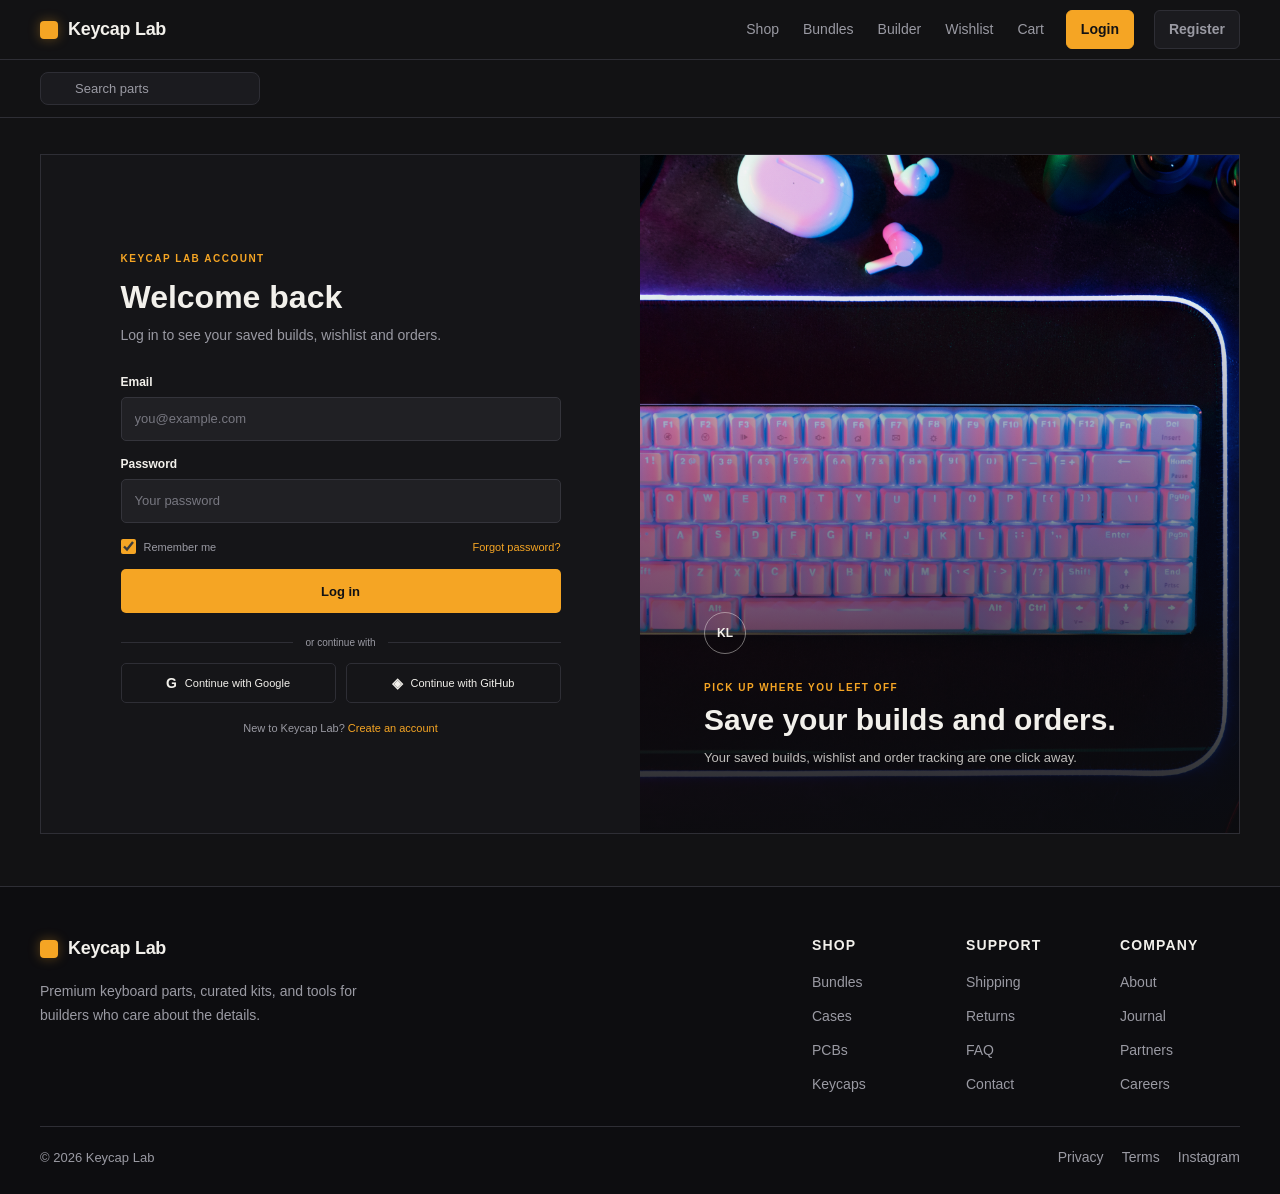
<file: HTML/Login.html>
<!doctype html>
<html lang="en">
  <head>
    <meta charset="UTF-8" />
    <meta name="viewport" content="width=device-width, initial-scale=1.0" />
    <title>Keycap Lab - Login</title>
    <link rel="stylesheet" href="../CSS/Style.css" />
  </head>
  <body class="login-page">
    <nav class="navbar">
      <div class="nav-left">
        <a href="../index.html" class="logo">
          <span class="logo-icon"></span>
          Keycap Lab
        </a>
        <button
          class="menu-toggle"
          type="button"
          aria-label="Open navigation menu"
          aria-expanded="false"
          aria-controls="mobile-menu"
        >
          <span></span>
          <span></span>
          <span></span>
        </button>
      </div>
      <button
        class="drawer-backdrop"
        type="button"
        aria-label="Close navigation menu"
        tabindex="-1"
      ></button>
      <aside
        class="mobile-menu"
        id="mobile-menu"
        aria-label="Main navigation"
        aria-hidden="true"
        inert
      >
        <div class="drawer-header">
          <span class="drawer-title">Menu</span>
          <button
            class="drawer-close"
            type="button"
            aria-label="Close navigation menu"
          >
            <span aria-hidden="true">&times;</span>
          </button>
        </div>
        <ul class="nav-links">
          <li><a href="./shop.html">Shop</a></li>
          <li><a href="#">Bundles</a></li>
          <li><a href="#">Builder</a></li>
          <li><a href="#">Wishlist</a></li>
          <li><a href="#">Cart</a></li>
          <li><a class="nav-auth-button nav-auth-login" href="./Login.html">Login</a></li>
          <li>
            <a class="nav-auth-button nav-auth-logout" href="./Register.html">Register</a>
          </li>
        </ul>
      </aside>
    </nav>

    <div class="search-bar">
      <div class="search-bar-inner">
        <div class="search-box">
          <input
            type="search"
            placeholder="Search parts"
            aria-label="Search parts"
          />
        </div>
      </div>
    </div>

    <main class="login-layout">
      <section class="login-form-panel" aria-labelledby="login-title">
        <div class="login-form-wrap">
          <p class="login-eyebrow">KEYCAP LAB ACCOUNT</p>
          <h1 id="login-title">Welcome back</h1>
          <p class="login-intro">
            Log in to see your saved builds, wishlist and orders.
          </p>

          <form class="login-form" action="#" method="post">
            <label class="login-field">
              <span>Email</span>
              <input
                type="email"
                name="email"
                autocomplete="email"
                placeholder="you@example.com"
                required
              />
            </label>

            <label class="login-field">
              <span>Password</span>
              <input
                type="password"
                name="password"
                autocomplete="current-password"
                placeholder="Your password"
                required
              />
            </label>

            <div class="login-options">
              <label class="login-remember">
                <input type="checkbox" name="remember" checked />
                <span>Remember me</span>
              </label>
              <a href="#forgot">Forgot password?</a>
            </div>

            <button class="login-submit" type="submit">Log in</button>
          </form>

          <div class="login-divider"><span>or continue with</span></div>
          <div class="login-socials">
            <button type="button" class="login-social-button">
              <span aria-hidden="true">G</span> Continue with Google
            </button>
            <button type="button" class="login-social-button">
              <span aria-hidden="true">◈</span> Continue with GitHub
            </button>
          </div>

          <p class="login-signup">
            New to Keycap Lab? <a href="./Register.html">Create an account</a>
          </p>
        </div>
      </section>

      <aside class="login-story-panel" aria-labelledby="login-story-title">
        <img
          src="../IMG/top-view-white-keyboard-desk.jpg"
          alt="Custom white mechanical keyboard on a desk"
        />
        <div class="login-story-content">
          <span class="login-story-mark" aria-hidden="true">KL</span>
          <p class="login-story-kicker">PICK UP WHERE YOU LEFT OFF</p>
          <h2 id="login-story-title">Save your builds and orders.</h2>
          <p>
            Your saved builds, wishlist and order tracking are one click away.
          </p>
        </div>
      </aside>
    </main>

    <footer class="site-footer">
      <div class="footer-top">
        <div class="footer-brand">
          <a href="../index.html" class="logo">
            <span class="logo-icon"></span>
            Keycap Lab
          </a>
          <p>
            Premium keyboard parts, curated kits, and tools for builders who
            care about the details.
          </p>
        </div>

        <div class="footer-links">
          <div>
            <h3>Shop</h3>
            <ul>
              <li><a href="#">Bundles</a></li>
              <li><a href="#">Cases</a></li>
              <li><a href="#">PCBs</a></li>
              <li><a href="#">Keycaps</a></li>
            </ul>
          </div>

          <div>
            <h3>Support</h3>
            <ul>
              <li><a href="#">Shipping</a></li>
              <li><a href="#">Returns</a></li>
              <li><a href="#">FAQ</a></li>
              <li><a href="#">Contact</a></li>
            </ul>
          </div>

          <div>
            <h3>Company</h3>
            <ul>
              <li><a href="#">About</a></li>
              <li><a href="#">Journal</a></li>
              <li><a href="#">Partners</a></li>
              <li><a href="#">Careers</a></li>
            </ul>
          </div>
        </div>
      </div>

      <div class="footer-bottom">
        <span>© 2026 Keycap Lab</span>
        <div class="footer-meta">
          <a href="#">Privacy</a>
          <a href="#">Terms</a>
          <a href="#">Instagram</a>
        </div>
      </div>
    </footer>
  </body>
</html>
</file>
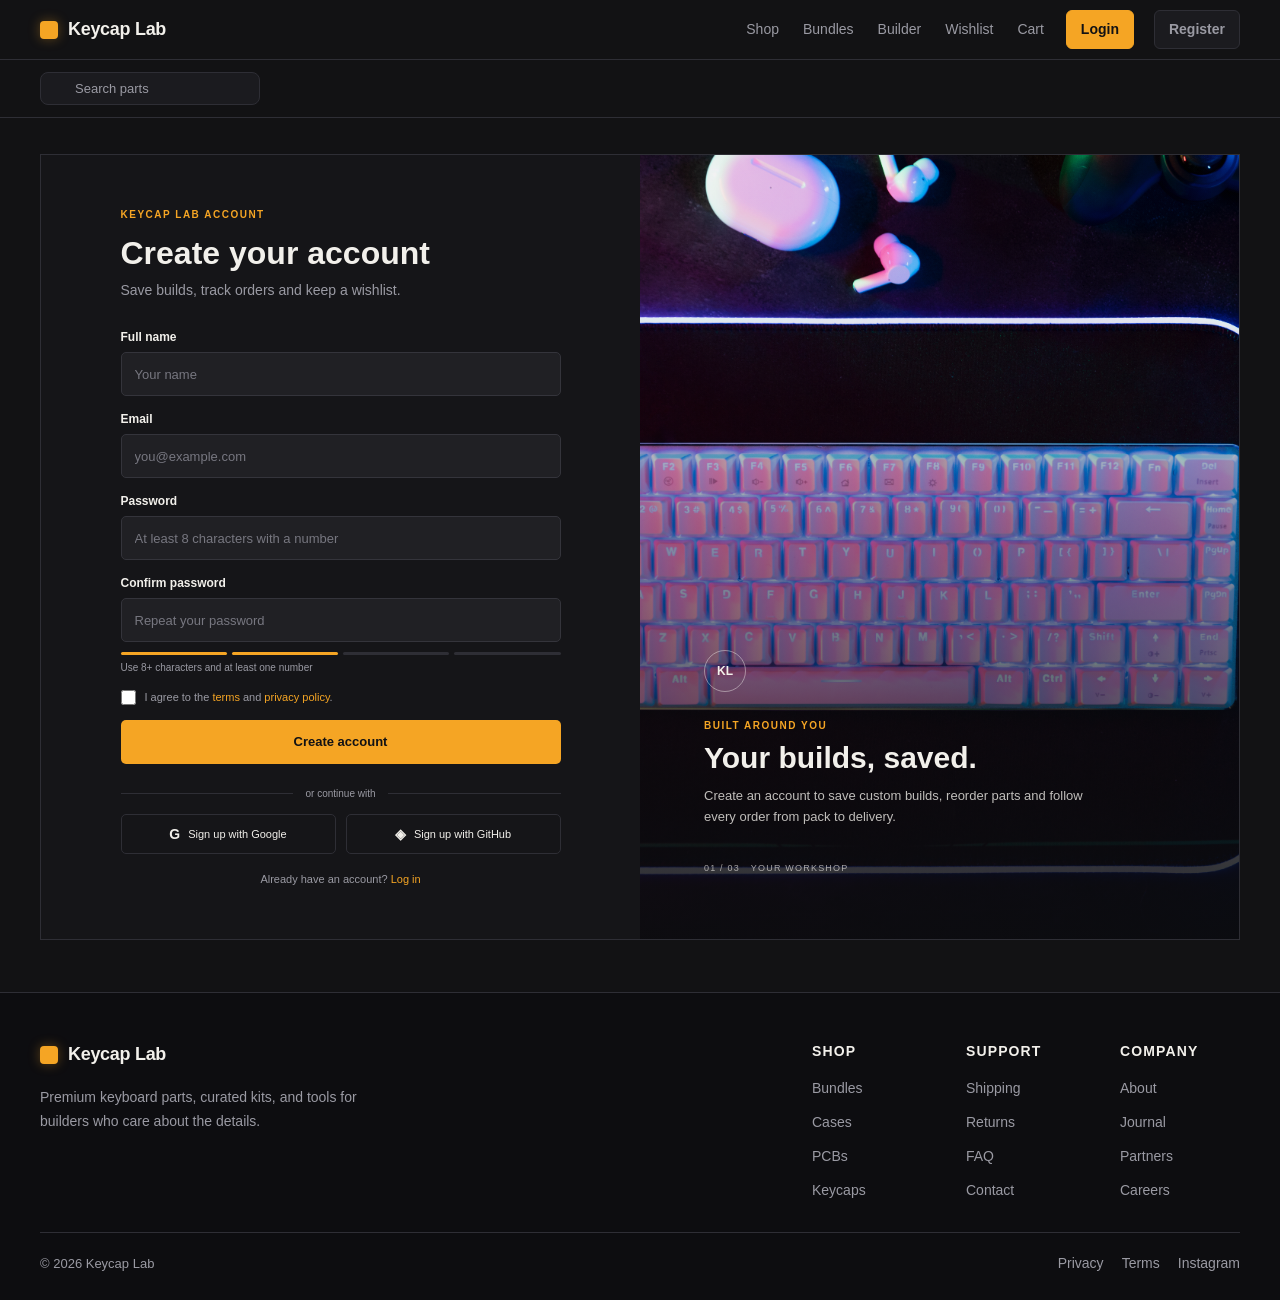
<file: HTML/Register.html>
<!doctype html>
<html lang="en">
  <head>
    <meta charset="UTF-8" />
    <meta name="viewport" content="width=device-width, initial-scale=1.0" />
    <title>Keycap Lab - Register</title>
    <link rel="stylesheet" href="../CSS/Style.css" />
  </head>
  <body class="register-page">
    <nav class="navbar">
      <!-- Logo & Navigation Links -->
      <div class="nav-left">
        <a href="#" class="logo">
          <span class="logo-icon"></span>
          Keycap Lab
        </a>
        <button
          class="menu-toggle"
          type="button"
          aria-label="Open navigation menu"
          aria-expanded="false"
          aria-controls="mobile-menu"
        >
          <span></span>
          <span></span>
          <span></span>
        </button>
      </div>
      <button
        class="drawer-backdrop"
        type="button"
        aria-label="Close navigation menu"
        tabindex="-1"
      ></button>
      <aside
        class="mobile-menu"
        id="mobile-menu"
        aria-label="Main navigation"
        aria-hidden="true"
        inert
      >
        <div class="drawer-header">
          <span class="drawer-title">Menu</span>
          <button
            class="drawer-close"
            type="button"
            aria-label="Close navigation menu"
          >
            <span aria-hidden="true">&times;</span>
          </button>
        </div>
        <ul class="nav-links">
          <li><a href="#">Shop</a></li>
          <li><a href="#">Bundles</a></li>
          <li><a href="#">Builder</a></li>
          <li><a href="#">Wishlist</a></li>
          <li><a href="#">Cart</a></li>
          <li><a class="nav-auth-button nav-auth-login" href="./Login.html">Login</a></li>
          <li>
            <a class="nav-auth-button nav-auth-logout" href="./Register.html">Register</a>
          </li>
        </ul>
      </aside>
    </nav>

    <div class="search-bar">
      <div class="search-bar-inner">
        <div class="search-box">
          <input
            type="search"
            placeholder="Search parts"
            aria-label="Search parts"
          />
        </div>
      </div>
    </div>

    <main class="register-layout">
      <section class="register-form-panel" aria-labelledby="register-title">
        <div class="register-form-wrap">
          <p class="register-eyebrow">KEYCAP LAB ACCOUNT</p>
          <h1 id="register-title">Create your account</h1>
          <p class="register-intro">
            Save builds, track orders and keep a wishlist.
          </p>

          <form class="register-form" action="#" method="post">
            <label class="register-field">
              <span>Full name</span>
              <input
                type="text"
                name="name"
                autocomplete="name"
                placeholder="Your name"
                required
              />
            </label>
            <label class="register-field">
              <span>Email</span>
              <input
                type="email"
                name="email"
                autocomplete="email"
                placeholder="you@example.com"
                required
              />
            </label>
            <label class="register-field">
              <span>Password</span>
              <input
                type="password"
                name="password"
                autocomplete="new-password"
                placeholder="At least 8 characters with a number"
                minlength="8"
                pattern="(?=.*[0-9]).{8,}"
                title="Use at least 8 characters and include a number."
                required
              />
            </label>
            <label class="register-field">
              <span>Confirm password</span>
              <input
                type="password"
                name="confirm-password"
                autocomplete="new-password"
                placeholder="Repeat your password"
                minlength="8"
                required
              />
            </label>

            <div
              class="register-password-meter"
              aria-label="Password requirements: 8 characters and one number"
            >
              <span></span><span></span><span></span><span></span>
              <small>Use 8+ characters and at least one number</small>
            </div>

            <label class="register-consent">
              <input type="checkbox" name="terms" required />
              <span
                >I agree to the <a href="#terms">terms</a> and
                <a href="#privacy">privacy policy</a>.</span
              >
            </label>

            <button class="register-submit" type="submit">
              Create account
            </button>
          </form>

          <div class="register-divider"><span>or continue with</span></div>
          <div class="register-socials">
            <button type="button" class="register-social-button">
              <span aria-hidden="true">G</span> Sign up with Google
            </button>
            <button type="button" class="register-social-button">
              <span aria-hidden="true">◈</span> Sign up with GitHub
            </button>
          </div>
          <p class="register-login">
            Already have an account? <a href="./Login.html">Log in</a>
          </p>
        </div>
      </section>

      <aside
        class="register-story-panel"
        aria-labelledby="register-story-title"
      >
        <img
          src="../IMG/top-view-white-keyboard-desk.jpg"
          alt="Custom white mechanical keyboard lit in blue and pink"
        />
        <div class="register-story-content">
          <span class="register-story-mark" aria-hidden="true">KL</span>
          <p class="register-story-kicker">BUILT AROUND YOU</p>
          <h2 id="register-story-title">Your builds, saved.</h2>
          <p>
            Create an account to save custom builds, reorder parts and follow
            every order from pack to delivery.
          </p>
        </div>
        <span class="register-story-index">01 / 03 &nbsp; YOUR WORKSHOP</span>
      </aside>
    </main>

    <footer class="site-footer">
      <div class="footer-top">
        <div class="footer-brand">
          <a href="#" class="logo">
            <span class="logo-icon"></span>
            Keycap Lab
          </a>
          <p>
            Premium keyboard parts, curated kits, and tools for builders who
            care about the details.
          </p>
        </div>

        <div class="footer-links">
          <div>
            <h3>Shop</h3>
            <ul>
              <li><a href="#">Bundles</a></li>
              <li><a href="#">Cases</a></li>
              <li><a href="#">PCBs</a></li>
              <li><a href="#">Keycaps</a></li>
            </ul>
          </div>

          <div>
            <h3>Support</h3>
            <ul>
              <li><a href="#">Shipping</a></li>
              <li><a href="#">Returns</a></li>
              <li><a href="#">FAQ</a></li>
              <li><a href="#">Contact</a></li>
            </ul>
          </div>

          <div>
            <h3>Company</h3>
            <ul>
              <li><a href="#">About</a></li>
              <li><a href="#">Journal</a></li>
              <li><a href="#">Partners</a></li>
              <li><a href="#">Careers</a></li>
            </ul>
          </div>
        </div>
      </div>

      <div class="footer-bottom">
        <span>© 2026 Keycap Lab</span>
        <div class="footer-meta">
          <a href="#">Privacy</a>
          <a href="#">Terms</a>
          <a href="#">Instagram</a>
        </div>
      </div>
    </footer>
  </body>
</html>
</file>
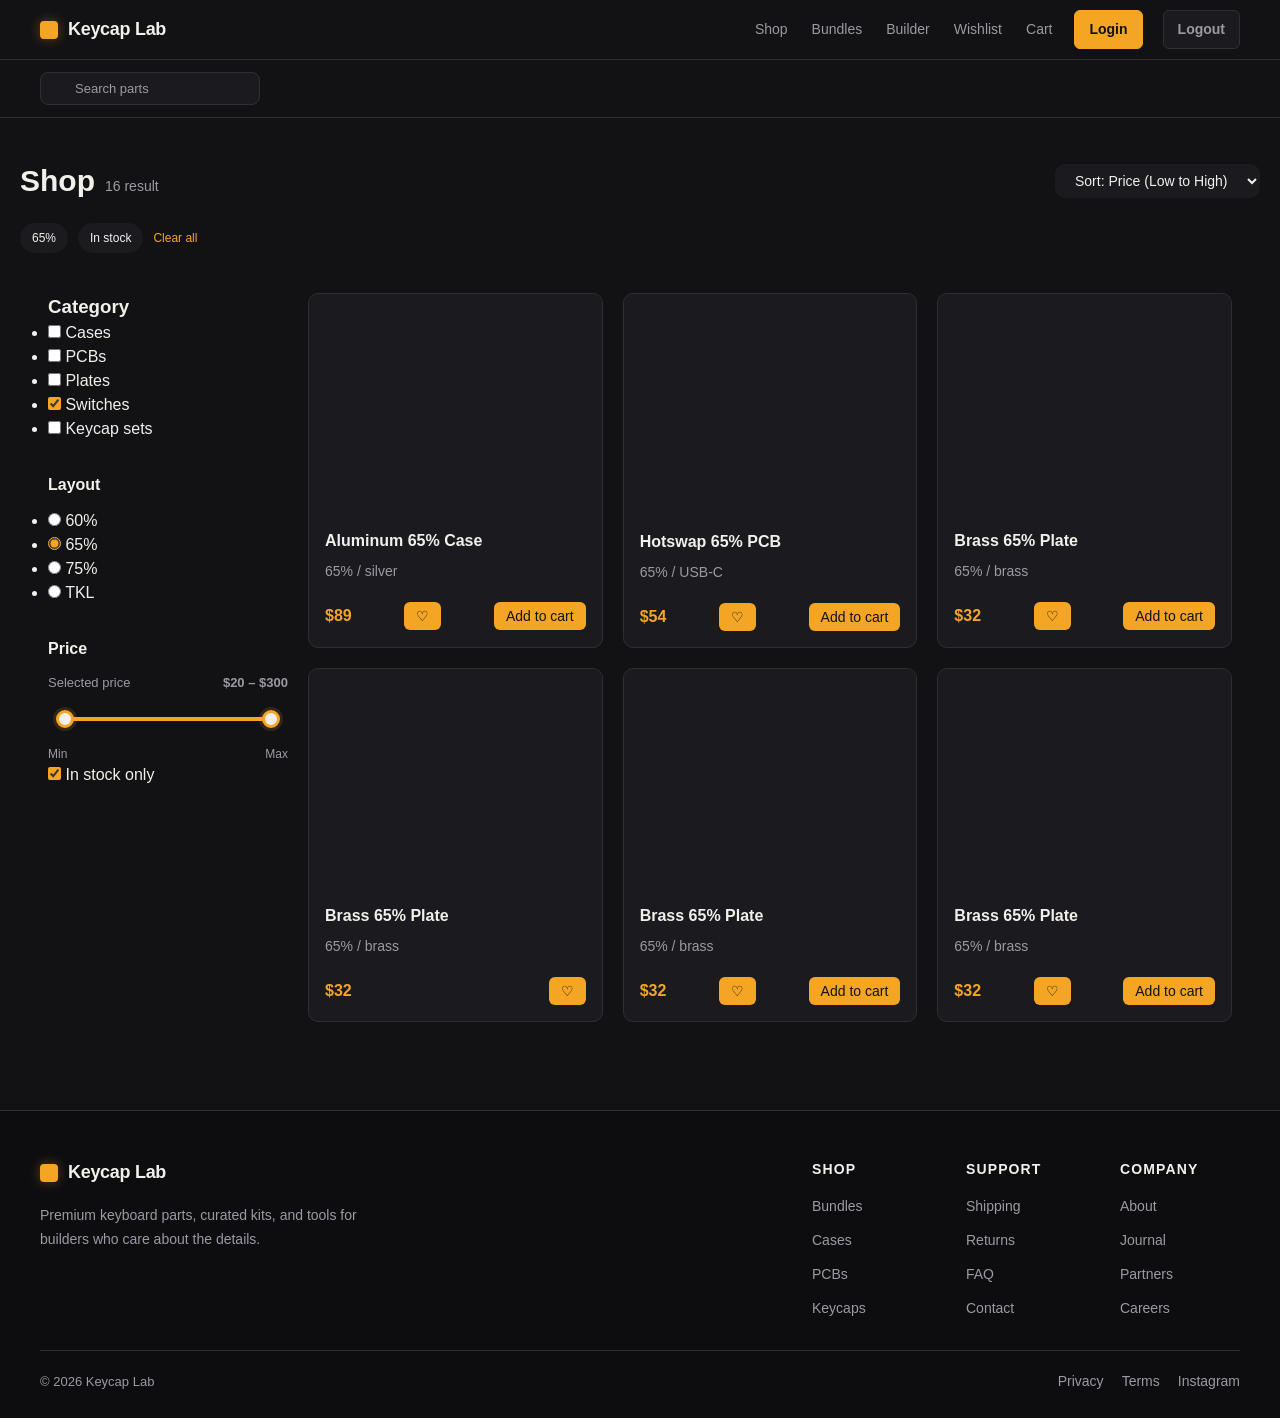
<file: HTML/shop.html>
<!doctype html>
<html lang="en">
  <head>
    <meta charset="UTF-8" />
    <meta name="viewport" content="width=device-width, initial-scale=1.0" />
    <title>Keycap Lab - Shop</title>
    <link rel="stylesheet" href="../CSS/Style.css" />
    <script src="../JS/nav-bar.js" defer></script>
  </head>
  <body>
    <nav class="navbar">
      <!-- Logo & Navigation Links -->
      <div class="nav-left">
        <a href="#" class="logo">
          <span class="logo-icon"></span>
          Keycap Lab
        </a>
        <button
          class="menu-toggle"
          type="button"
          aria-label="Open navigation menu"
          aria-expanded="false"
          aria-controls="mobile-menu"
        >
          <span></span>
          <span></span>
          <span></span>
        </button>
      </div>
      <button
        class="drawer-backdrop"
        type="button"
        aria-label="Close navigation menu"
        tabindex="-1"
      ></button>
      <aside
        class="mobile-menu"
        id="mobile-menu"
        aria-label="Main navigation"
        aria-hidden="true"
        inert
      >
        <div class="drawer-header">
          <span class="drawer-title">Menu</span>
          <button
            class="drawer-close"
            type="button"
            aria-label="Close navigation menu"
          >
            <span aria-hidden="true">&times;</span>
          </button>
        </div>
        <ul class="nav-links">
          <li><a href="#">Shop</a></li>
          <li><a href="#">Bundles</a></li>
          <li><a href="#">Builder</a></li>
          <li><a href="#">Wishlist</a></li>
          <li><a href="#">Cart</a></li>
          <li><a class="nav-auth-button nav-auth-login" href="#">Login</a></li>
          <li>
            <a class="nav-auth-button nav-auth-logout" href="#">Logout</a>
          </li>
        </ul>
      </aside>
    </nav>

    <div class="search-bar">
      <div class="search-bar-inner">
        <div class="search-box">
          <input
            type="search"
            placeholder="Search parts"
            aria-label="Search parts"
          />
        </div>
      </div>
    </div>
    <main>
      <section class="page-header">
        <div class="page-header-top">
          <div class="page-header-title">
            <h1>Shop</h1>
            <span class="page-header-sub">16 result</span>
          </div>
          <div class="page-header-sort">
            <select name="sort" id="sort">
              <option value="price-asc">Sort: Price (Low to High)</option>
              <option value="price-desc">Sort: Price (High to Low)</option>
              <option value="name-asc">Sort: Name (A-Z)</option>
              <option value="name-desc">Sort: Name (Z-A)</option>
            </select>
          </div>
        </div>

        <div class="page-header-fliter">
          <span class="tag">65%</span>
          <span class="tag">In stock</span>
          <button class="clear-btn">Clear all</button>
        </div>
      </section>

      <section class="shop-container">
        <!-- Left Sidebar (Filters) -->
        <aside class="siderbar-fliter">
            <!-- Category Filter -->
          <div class="fliter-group">
            <h3 class="fliter-group-title">Category</h3>
            <ul class="fiter-group-list">
              <li>
                <label
                  ><input type="checkbox" name="category" value="cases" />
                  Cases</label
                >
              </li>
              <li>
                <label
                  ><input type="checkbox" name="category" value="pcbs" />
                  PCBs</label
                >
              </li>
              <li>
                <label
                  ><input type="checkbox" name="category" value="plates" />
                  Plates</label
                >
              </li>
              <li>
                <label
                  ><input
                    type="checkbox"
                    name="category"
                    value="switches"
                    checked
                  />
                  Switches</label
                >
              </li>
              <li>
                <label
                  ><input type="checkbox" name="category" value="keycaps" />
                  Keycap sets</label
                >
              </li>
            </ul>
          </div>
          <!-- Layout Filter -->
          <div class="filter-group">
            <h3 class="filter-group-title">Layout</h3>
            <ul class="filter-group-list">
              <li>
                <label
                  ><input type="radio" name="layout" value="60" /> 60%</label
                >
              </li>
              <li>
                <label
                  ><input type="radio" name="layout" value="65" checked />
                  65%</label
                >
              </li>
              <li>
                <label
                  ><input type="radio" name="layout" value="75" /> 75%</label
                >
              </li>
              <li>
                <label
                  ><input type="radio" name="layout" value="tkl" /> TKL</label
                >
              </li>
            </ul>
          </div>
          <!-- Price Filter -->
          <div class="filter-group">
            <h3 class="filter-group-title">Price</h3>
            <div class="price-range">
              <p class="price-range-selection">
                <span>Selected price</span>
                <strong>$20 <span aria-hidden="true">–</span> $300</strong>
              </p>
              <div class="price-range-slider" role="group" aria-label="Price range">
                <input
                  type="range"
                  name="min-price"
                  min="20"
                  max="300"
                  value="20"
                  aria-label="Minimum price"
                />
                <input
                  type="range"
                  name="max-price"
                  min="20"
                  max="300"
                  value="300"
                  aria-label="Maximum price"
                />
              </div>
              <div class="price-range-labels">
                <span>Min</span>
                <span>Max</span>
              </div>
            </div>
            <label class="toggle-label">
              <input type="checkbox" name="in-stock" checked /> In stock only
            </label>
          </div>
        </aside>

        <!-- Right Side (Product Grid) -->
        <section class="product-grid">
    <!-- Product Card 1 -->
    <article class="product-card">
      <div class="product-card-image"></div>
      <div class="product-card-content">
        <h4 class="product-card-title">Aluminum 65% Case</h4>
        <p class="product-card-subtitle">65% / silver</p>
        <div class="product-card-footer">
          <span class="product-card-price">$89</span>
          <button class="wishlist-btn" aria-label="Add to wishlist">&#9825;</button>
           <button class="wishlist-btn" aria-label="Add to wishlist">Add to cart</button>
        </div>
      </div>
    </article>

    <!-- Product Card 2 -->
    <article class="product-card">
      <div class="product-card-image"></div>
      <div class="product-card-content">
        <h4 class="product-card-title">Hotswap 65% PCB</h4>
        <p class="product-card-subtitle">65% / USB-C</p>
        <div class="product-card-footer">
          <span class="product-card-price">$54</span>
          <button class="wishlist-btn" aria-label="Add to wishlist">&#9825;</button>
           <button class="wishlist-btn" aria-label="Add to wishlist">Add to cart</button>
        </div>
      </div>
    </article>

    <!-- Product Card 3 -->
    <article class="product-card">
      <div class="product-card-image"></div>
      <div class="product-card-content">
        <h4 class="product-card-title">Brass 65% Plate</h4>
        <p class="product-card-subtitle">65% / brass</p>
        <div class="product-card-footer">
          <span class="product-card-price">$32</span>
          <button class="wishlist-btn" aria-label="Add to wishlist">&#9825;</button>
          <button class="wishlist-btn" aria-label="Add to wishlist">Add to cart</button>
        </div>
      </div>
    </article>

     <!-- Product Card 4 -->
    <article class="product-card">
      <div class="product-card-image"></div>
      <div class="product-card-content">
        <h4 class="product-card-title">Brass 65% Plate</h4>
        <p class="product-card-subtitle">65% / brass</p>
        <div class="product-card-footer">
          <span class="product-card-price">$32</span>
          <button class="wishlist-btn" aria-label="Add to wishlist">&#9825;</button>
        </div>
      </div>
    </article>

    <!-- Product Card 5 -->
    <article class="product-card">
      <div class="product-card-image"></div>
      <div class="product-card-content">
        <h4 class="product-card-title">Brass 65% Plate</h4>
        <p class="product-card-subtitle">65% / brass</p>
        <div class="product-card-footer">
          <span class="product-card-price">$32</span>
          <button class="wishlist-btn" aria-label="Add to wishlist">&#9825;</button>
           <button class="wishlist-btn" aria-label="Add to wishlist">Add to cart</button>
        </div>
      </div>
    </article>

    <!-- Product Card 6 -->
    <article class="product-card">
      <div class="product-card-image"></div>
      <div class="product-card-content">
        <h4 class="product-card-title">Brass 65% Plate</h4>
        <p class="product-card-subtitle">65% / brass</p>
        <div class="product-card-footer">
          <span class="product-card-price">$32</span>
          <button class="wishlist-btn" aria-label="Add to wishlist">&#9825;</button>
           <button class="wishlist-btn" aria-label="Add to wishlist">Add to cart</button>
        </div>
      </div>
    </article>

      </section>
    </main>
    <footer class="site-footer">
      <div class="footer-top">
        <div class="footer-brand">
          <a href="#" class="logo">
            <span class="logo-icon"></span>
            Keycap Lab
          </a>
          <p>
            Premium keyboard parts, curated kits, and tools for builders who
            care about the details.
          </p>
        </div>

        <div class="footer-links">
          <div>
            <h3>Shop</h3>
            <ul>
              <li><a href="#">Bundles</a></li>
              <li><a href="#">Cases</a></li>
              <li><a href="#">PCBs</a></li>
              <li><a href="#">Keycaps</a></li>
            </ul>
          </div>

          <div>
            <h3>Support</h3>
            <ul>
              <li><a href="#">Shipping</a></li>
              <li><a href="#">Returns</a></li>
              <li><a href="#">FAQ</a></li>
              <li><a href="#">Contact</a></li>
            </ul>
          </div>

          <div>
            <h3>Company</h3>
            <ul>
              <li><a href="#">About</a></li>
              <li><a href="#">Journal</a></li>
              <li><a href="#">Partners</a></li>
              <li><a href="#">Careers</a></li>
            </ul>
          </div>
        </div>
      </div>

      <div class="footer-bottom">
        <span>© 2026 Keycap Lab</span>
        <div class="footer-meta">
          <a href="#">Privacy</a>
          <a href="#">Terms</a>
          <a href="#">Instagram</a>
        </div>
      </div>
    </footer>
  </body>
</html>
</file>
<file: CSS/Style.css>
:root {
  --bg: #121214;
  --surface: #1b1b1f;
  --surface-2: #26262c;
  --border: #2e2e35;
  --text: #f2f0eb;
  --muted: #9a9aa3;
  --accent: #f5a524;
  --accent-hover: #ffb93e;
  --on-accent: #121214;
  --error: #f0616d;
}

* {
  box-sizing: border-box;
  margin: 0;
  padding: 0;
  font-family:
    -apple-system, BlinkMacSystemFont, "Segoe UI", Roboto, Helvetica, Arial,
    sans-serif;
}

body {
  background-color: var(--bg);
  color: var(--text);
  line-height: 1.5;
  -webkit-font-smoothing: antialiased;
}

.navbar {
  display: flex;
  align-items: center;
  justify-content: space-between;
  background-color: var(--bg);
  padding: 16px 40px;
  border-bottom: 1px solid var(--border);
  position: sticky;
  top: 0;
  z-index: 100;
  transition:
    border-color 0.25s ease,
    background-color 0.25s ease;
}

.nav-left {
  display: flex;
  align-items: center;
  gap: 40px;
}

.menu-toggle {
  display: none;
}

.mobile-menu {
  display: flex;
  align-items: center;
  position: absolute;
  top: 0;
  right: 40px;
  height: 100%;
}

.drawer-header,
.drawer-backdrop {
  display: none;
}

.search-bar {
  padding: 12px 40px;
  border-bottom: 1px solid var(--border);
}

.search-bar-inner {
  max-width: 1280px;
  margin: 0 auto;
}

.logo {
  display: flex;
  align-items: center;
  gap: 10px;
  font-weight: 700;
  font-size: 18px;
  color: var(--text);
  text-decoration: none;
  letter-spacing: -0.3px;
  transition: color 0.2s ease;
}

.logo:hover {
  color: var(--accent);
}

.logo-icon {
  width: 18px;
  height: 18px;
  background-color: var(--accent);
  border-radius: 4px;
  display: inline-block;
  box-shadow: 0 0 12px rgba(245, 165, 36, 0.35);
}

.nav-links {
  display: flex;
  list-style: none;
  gap: 20px;
  align-items: center;
}

.nav-links a {
  display: block;
  padding: 8px 2px;
  color: var(--muted);
  text-decoration: none;
  font-size: 14px;
  font-weight: 500;
  transition:
    color 0.2s ease,
    background-color 0.2s ease;
}

.nav-links a:hover {
  color: var(--text);
}

.nav-links .nav-auth-button {
  padding: 8px 14px;
  border: 1px solid var(--border);
  border-radius: 6px;
  text-align: center;
  font-weight: 600;
}

.nav-links .nav-auth-login {
  border-color: var(--accent);
  background: var(--accent);
  color: var(--on-accent);
}

.nav-links .nav-auth-login:hover {
  background: var(--accent-hover);
  color: var(--on-accent);
}

.nav-links .nav-auth-logout {
  background: var(--surface);
}

.nav-links .nav-auth-logout:hover {
  border-color: var(--muted);
  background: var(--surface-2);
}

.mobile-menu .nav-links a:focus-visible {
  outline: 2px solid var(--accent);
  outline-offset: 3px;
  border-radius: 3px;
}

.nav-right {
  display: flex;
  align-items: center;
  gap: 24px;
}

.search-box {
  position: relative;
}

.search-box input {
  background-color: var(--surface);
  border: 1px solid var(--border);
  border-radius: 8px;
  padding: 8px 14px 8px 34px;
  color: var(--text);
  font-size: 13px;
  width: 220px;
  outline: none;
  transition:
    border-color 0.2s ease,
    box-shadow 0.2s ease;
}

.search-box input:focus-visible {
  border-color: var(--accent);
  box-shadow: 0 0 0 3px rgba(245, 165, 36, 0.16);
}

.search-box input::placeholder {
  color: var(--muted);
}

.search-box input:focus {
  border-color: var(--accent);
  box-shadow: 0 0 0 2px rgba(245, 165, 36, 0.15);
}

.search-icon {
  position: absolute;
  left: 12px;
  top: 50%;
  transform: translateY(-50%);
  width: 14px;
  height: 14px;
  fill: none;
  stroke: var(--muted);
  stroke-width: 2;
  stroke-linecap: round;
  stroke-linejoin: round;
}

.user-actions {
  display: flex;
  align-items: center;
  gap: 20px;
}

.user-actions a {
  color: var(--muted);
  text-decoration: none;
  font-size: 14px;
  font-weight: 500;
  transition:
    color 0.2s ease,
    background-color 0.2s ease;
}

.user-actions a:hover {
  color: var(--text);
}

.btn-register {
  background-color: var(--accent);
  color: var(--on-accent) !important;
  padding: 8px 20px;
  border-radius: 6px;
  font-weight: 600;
  font-size: 14px;
  transition:
    transform 0.1s ease,
    background-color 0.2s ease;
  display: inline-block;
}

.btn-register:hover {
  background-color: var(--accent-hover);
  transform: translateY(-2px);
  box-shadow: 0 5px 14px rgba(245, 165, 36, 0.18);
}

.hero-section {
  max-width: 1280px;
  margin: 0 auto;
  padding: 80px 40px;
  display: grid;
  grid-template-columns: 1fr 1fr;
  gap: 60px;
  align-items: center;
}

.hero-left {
  max-width: 540px;
}

.hero-tagline {
  color: var(--accent);
  font-size: 12px;
  font-weight: 700;
  letter-spacing: 1.5px;
  text-transform: uppercase;
  margin-bottom: 16px;
}

.hero-title {
  color: var(--text);
  font-size: 52px;
  font-weight: 800;
  line-height: 1.08;
  letter-spacing: -1.2px;
  margin-bottom: 20px;
}

.hero-description {
  color: var(--muted);
  font-size: 16px;
  line-height: 1.6;
  margin-bottom: 36px;
  max-width: 460px;
}

.hero-buttons {
  display: flex;
  align-items: center;
  gap: 14px;
}

.btn-primary {
  background-color: var(--accent);
  color: var(--on-accent);
  padding: 12px 26px;
  border-radius: 6px;
  font-weight: 700;
  font-size: 14px;
  text-decoration: none;
  transition:
    background-color 0.2s ease,
    transform 0.1s ease;
  display: inline-block;
}

.btn-primary:hover {
  background-color: var(--accent-hover);
  transform: translateY(-1px);
}

.btn-secondary {
  background-color: var(--surface);
  color: var(--text);
  border: 1px solid var(--border);
  padding: 12px 26px;
  border-radius: 6px;
  font-weight: 600;
  font-size: 14px;
  text-decoration: none;
  transition:
    background-color 0.2s ease,
    border-color 0.2s ease;
  display: inline-block;
}

.btn-secondary:hover {
  background-color: var(--surface-2);
  border-color: #3e3e48;
}

.hero-right {
  position: relative;
  width: 100%;
  height: 380px;
  background-color: var(--surface);
  border: 1px solid var(--border);
  border-radius: 12px;
  overflow: hidden;
  transition: border-color 0.3s ease;
}

.hero-right:hover {
  border-color: var(--muted);
}

.hero-photo {
  position: absolute;
  inset: 0;
  display: block;
  width: 100%;
  height: 100%;
  object-fit: cover;
  opacity: 0;
  animation: hero-slide-one 9s infinite;
}

.hero-photo:nth-child(2) {
  animation-name: hero-slide-two;
}

.hero-photo:nth-child(3) {
  animation-name: hero-slide-three;
}

.hero-swiper:hover .hero-photo,
.hero-swiper:focus-within .hero-photo {
  animation-play-state: paused;
}

@keyframes hero-slide-one {
  0%,
  30% {
    opacity: 1;
  }
  33.33%,
  97% {
    opacity: 0;
  }
  100% {
    opacity: 1;
  }
}

@keyframes hero-slide-two {
  0%,
  30% {
    opacity: 0;
  }
  33.33%,
  63.33% {
    opacity: 1;
  }
  66.67%,
  100% {
    opacity: 0;
  }
}

@keyframes hero-slide-three {
  0%,
  63.33% {
    opacity: 0;
  }
  66.67%,
  96.67% {
    opacity: 1;
  }
  100% {
    opacity: 0;
  }
}

@media (prefers-reduced-motion: reduce) {
  .hero-photo {
    animation: none;
  }

  .hero-photo:first-child {
    opacity: 1;
  }
}

/*Presets Section*/
.section-title {
  font-size: 50px;
  font-weight: 700;
  color: var(--text);
  margin-bottom: 20px;
}

.preset-kits {
  padding: 10px;
}

.product-grid {
  display: grid;
  grid-template-columns: repeat(3, 1fr);
  gap: 10px;
}

.product-card {
  background-color: var(--surface);
  border: 1px solid var(--border);
  border-radius: 8px;
  overflow: hidden;
  display: flex;
  flex-direction: column;
  transition: border-color 0.2s;
}

.product-card:hover {
  border-color: var(--muted);
}

.card-image-placeholder {
  height: 180px;
  background-color: var(--surface-2);
  border-bottom: 1px solid var(--border);
  overflow: hidden;
}

.card-image-placeholder img {
  display: block;
  width: 100%;
  height: 100%;
  object-fit: cover;
}

.card-info {
  padding: 16px;
  display: flex;
  flex-direction: column;
  gap: 4px;
}

.card-title {
  font-size: 15px;
  font-weight: 600;
  color: var(--text);
}

.card-meta {
  font-size: 13px;
  color: var(--muted);
}

.card-footer {
  display: flex;
  align-items: center;
  justify-content: space-between;
  margin-top: 12px;
}

.card-price {
  font-size: 15px;
  font-weight: 700;
  color: var(--accent);
}

.wishlist-icon {
  background: none;
  border: none;
  color: var(--muted);
  cursor: pointer;
  padding: 4px;
  display: flex;
  align-items: center;
  justify-content: center;
  transition: color 0.2s;
}

.wishlist-icon:hover {
  color: var(--error);
}
/*shop by layout&*/
.shop-layout {
  padding: 80px 20px;
}
.shop-grid {
  display: grid;
  grid-template-columns: repeat(4, 1fr);
  gap: 10px;
}
.shop-title {
  font-size: 30px;
  font-weight: 500;
  color: var(--text);
  margin-bottom: 3px;
}
.shop-card {
  background-color: var(--surface-2);
  border: 1px solid var(--border);
  border-radius: 8px;
  padding: 20px;
  display: flex;
  flex-direction: column;
  gap: 8px;
  transition:
    border-color 0.2s,
    background-color 0.2s;
  cursor: pointer;
}
.shop-card:hover {
  border-color: var(--muted);
  background-color: var(--surface);
}
.layout-name {
  font-size: 22px;
  font-weight: 700;
  color: var(--text);
}
.layout-sub {
  font-size: 14px;
  color: var(--muted);
}
/*Builder Section*/
.builder-layout {
  padding: 40px 20px;
}
.builder-title {
  font-size: 30px;
  font-weight: 500;
  color: var(--text);
  margin-bottom: 20px;
}
.builder-grid {
  display: grid;
  grid-template-columns: repeat(4, 1fr);
  gap: 10px;
}
.builder-card {
  background-color: var(--surface-2);
  border: 1px solid var(--border);
  border-radius: 8px;
  padding: 20px;
  display: flex;
  flex-direction: column;
  gap: 8px;
  transition:
    border-color 0.2s,
    background-color 0.2s;
  cursor: pointer;
}
.builder-card:hover {
  border-color: var(--muted);
  background-color: var(--surface);
}

.site-footer {
  background-color: #0d0d10;
  border-top: 1px solid var(--border);
  margin-top: 40px;
  padding: 48px 40px 26px;
}

.footer-top {
  max-width: 1280px;
  margin: 0 auto;
  display: flex;
  justify-content: space-between;
  align-items: flex-start;
  gap: 40px;
}

.footer-brand {
  max-width: 360px;
}

.footer-brand p {
  color: var(--muted);
  margin-top: 18px;
  line-height: 1.7;
  font-size: 14px;
}

.footer-links {
  display: grid;
  grid-template-columns: repeat(3, minmax(120px, 1fr));
  gap: 34px;
}

.footer-links h3 {
  font-size: 14px;
  color: var(--text);
  margin-bottom: 14px;
  text-transform: uppercase;
  letter-spacing: 0.08em;
}

.footer-links ul {
  list-style: none;
  display: flex;
  flex-direction: column;
  gap: 10px;
}

.footer-links a,
.footer-meta a {
  color: var(--muted);
  text-decoration: none;
  font-size: 14px;
  transition: color 0.2s ease;
}

.footer-links a:hover,
.footer-meta a:hover {
  color: var(--text);
}

.footer-bottom {
  max-width: 1280px;
  margin: 30px auto 0;
  padding-top: 20px;
  border-top: 1px solid var(--border);
  display: flex;
  justify-content: space-between;
  align-items: center;
  color: var(--muted);
  font-size: 13px;
}

.footer-meta {
  display: flex;
  gap: 18px;
}

@media (max-width: 1024px) {
  .navbar {
    padding: 16px 24px;
    gap: 18px;
  }

  .nav-left {
    gap: 24px;
  }

  .mobile-menu {
    right: 24px;
  }

  .nav-links {
    gap: 14px;
  }

  .nav-links a {
    font-size: 13px;
  }

  .nav-right {
    gap: 16px;
  }

  .search-box input {
    width: 180px;
  }

  .user-actions {
    gap: 12px;
  }

  .hero-section {
    gap: 36px;
    padding: 64px 28px;
  }

  .hero-title {
    font-size: 44px;
  }

  .preset-kits {
    padding: 10px 20px;
  }

  .product-grid {
    grid-template-columns: repeat(2, minmax(0, 1fr));
    gap: 16px;
  }

  .shop-grid,
  .builder-grid {
    grid-template-columns: repeat(2, minmax(0, 1fr));
  }

  .site-footer {
    padding-right: 28px;
    padding-left: 28px;
  }
}

@media (max-width: 768px) {
  .navbar {
    align-items: center;
    flex-direction: row;
    padding: 14px 20px;
    min-height: 72px;
  }

  .nav-left {
    align-items: center;
    width: 100%;
    justify-content: space-between;
    gap: 0;
  }

  .menu-toggle {
    display: flex;
    width: 44px;
    height: 44px;
    flex-direction: column;
    align-items: center;
    justify-content: center;
    gap: 5px;
    border: 1px solid var(--border);
    border-radius: 6px;
    background: var(--surface);
    color: var(--text);
    cursor: pointer;
    z-index: 1;
    transition:
      border-color 0.2s ease,
      background-color 0.2s ease;
  }

  .menu-toggle:hover {
    border-color: var(--accent);
    background: var(--surface-2);
  }

  .menu-toggle:focus-visible {
    outline: 2px solid var(--accent);
    outline-offset: 3px;
  }

  .menu-toggle span {
    width: 18px;
    height: 2px;
    border-radius: 2px;
    background: currentColor;
    transition:
      transform 0.2s ease,
      opacity 0.2s ease;
  }

  .mobile-menu {
    position: fixed;
    top: 0;
    right: 0;
    z-index: 120;
    display: block;
    width: min(360px, 86vw);
    height: 100vh;
    height: 100dvh;
    padding: 24px;
    overflow-y: auto;
    background: var(--bg);
    border-left: 1px solid var(--border);
    box-shadow: -18px 0 48px rgba(0, 0, 0, 0.28);
    visibility: hidden;
    opacity: 0;
    pointer-events: none;
    transform: translateX(100%);
    will-change: transform;
    transition:
      transform 0.46s cubic-bezier(0.16, 1, 0.3, 1),
      opacity 0.34s ease,
      visibility 0s linear 0.46s;
  }

  body.drawer-open .mobile-menu {
    visibility: visible;
    opacity: 1;
    pointer-events: auto;
    transform: translateX(0);
    transition:
      transform 0.46s cubic-bezier(0.16, 1, 0.3, 1),
      opacity 0.34s ease;
  }

  .drawer-header {
    display: flex;
    align-items: center;
    justify-content: space-between;
    min-height: 44px;
    margin-bottom: 22px;
    padding-bottom: 16px;
    border-bottom: 1px solid var(--border);
  }

  .drawer-title {
    color: var(--text);
    font-size: 18px;
    font-weight: 700;
  }

  .drawer-close {
    display: grid;
    width: 44px;
    height: 44px;
    place-items: center;
    border: 1px solid var(--border);
    border-radius: 6px;
    background: var(--surface);
    color: var(--text);
    font-size: 28px;
    line-height: 1;
    cursor: pointer;
    transition:
      border-color 0.2s ease,
      background-color 0.2s ease;
  }

  .drawer-close:hover {
    border-color: var(--accent);
    background: var(--surface-2);
  }

  .drawer-close:focus-visible {
    outline: 2px solid var(--accent);
    outline-offset: 3px;
  }

  .drawer-backdrop {
    position: fixed;
    inset: 0;
    z-index: 110;
    display: block;
    border: 0;
    background: rgba(0, 0, 0, 0.58);
    opacity: 0;
    visibility: hidden;
    transition:
      opacity 0.38s ease,
      visibility 0s linear 0.38s;
  }

  body.drawer-open .drawer-backdrop {
    opacity: 1;
    visibility: visible;
    transition: opacity 0.38s ease;
  }

  body.drawer-open {
    overflow: hidden;
  }

  .search-bar {
    position: sticky;
    top: 72px;
    z-index: 90;
    padding: 12px 20px;
    background: var(--bg);
  }

  .search-box input {
    width: 100%;
    min-height: 44px;
  }

  .nav-links {
    align-items: stretch;
    flex-direction: column;
    gap: 4px;
  }

  .mobile-menu .nav-links a {
    padding: 14px 12px;
    border-radius: 6px;
    border-bottom: 1px solid var(--border);
    font-size: 16px;
  }

  .mobile-menu .nav-links a:hover,
  .mobile-menu .nav-links a:focus-visible {
    color: var(--text);
    background: var(--surface);
  }

  .mobile-menu .nav-links .nav-auth-button {
    padding: 13px 12px;
  }

  .mobile-menu .nav-links .nav-auth-login:hover {
    background: var(--accent-hover);
    color: var(--on-accent);
  }

  .hero-section {
    grid-template-columns: 1fr;
    gap: 32px;
    padding: 52px 24px;
  }

  .hero-left {
    max-width: 620px;
  }

  .hero-title {
    font-size: 40px;
  }

  .hero-description {
    margin-bottom: 24px;
  }

  .hero-right {
    height: clamp(240px, 55vw, 380px);
  }

  .section-title {
    font-size: 38px;
  }

  .shop-layout {
    padding: 56px 20px;
  }

  .builder-layout {
    padding: 32px 20px;
  }

  .footer-top,
  .footer-bottom {
    flex-direction: column;
    align-items: flex-start;
  }

  .footer-links {
    width: 100%;
    grid-template-columns: repeat(2, minmax(0, 1fr));
  }

  .footer-meta {
    flex-wrap: wrap;
  }
}

@media (max-width: 480px) {
  .navbar {
    padding: 12px 16px;
  }

  .search-bar {
    padding-right: 16px;
    padding-left: 16px;
  }

  .nav-left {
    flex-wrap: nowrap;
  }

  .hero-section {
    gap: 24px;
    padding: 40px 18px;
  }

  .hero-tagline {
    font-size: 10px;
  }

  .hero-title {
    font-size: 34px;
  }

  .hero-buttons {
    align-items: stretch;
    flex-direction: column;
  }

  .hero-buttons a {
    text-align: center;
  }

  .hero-right {
    height: 240px;
  }

  .preset-kits {
    padding: 10px 16px;
  }

  .section-title {
    font-size: 32px;
  }

  .product-grid {
    grid-template-columns: 1fr;
  }

  .shop-layout,
  .builder-layout {
    padding-right: 16px;
    padding-left: 16px;
  }

  .shop-title,
  .builder-title {
    font-size: 26px;
  }

  .shop-grid,
  .builder-grid {
    gap: 8px;
  }

  .shop-card,
  .builder-card {
    padding: 14px;
  }

  .site-footer {
    padding: 36px 20px 24px;
  }
}

@media (prefers-reduced-motion: reduce) {
  .navbar,
  .logo,
  .nav-links a,
  .btn-register,
  .menu-toggle span,
  .mobile-menu,
  .drawer-backdrop {
    transition-duration: 0.01ms;
  }
}
/*shop page*/
.page-header {
  padding: 40px 20px;
  width: 100%;
  max-width: 1280px;
  display: flex;
  gap: 20px;
  flex-direction: column;
}
.page-header-top {
  display: flex;
  justify-content: space-between;
  align-items: center;
}
.page-header-title {
  display: flex;
  align-items: baseline;
  gap: 10px;
}
.page-header-title h1 {
  font-size: 30px;
  font-weight: 700;
  color: var(--text);
}
.page-header-sub {
  font-size: 14px;
  color: var(--muted);
}
.page-header-sort select {
  border: var(--border);
  border-radius: 10px;
  background-color: var(--surface);
  padding: 8px 16px;
  color: var(--text);
  cursor: pointer;
  font-size: 14px;
  outline: none;
  transition: all 0.2s ease;
}
.page-header-sort select:hover {
  background-color: var(--surface-2);
  border-color: var(--border);
}

.page-header__sort select:focus {
  border-color: var(--accent);
  box-shadow: 0 0 0 2px rgba(255, 184, 0, 0.2);
}
.page-header__sort select option {
  background-color: var(--surface);
  color: var(--text);
  padding: 10px;
  font-size: 14px;
  cursor: pointer;
}
.page-header__sort select option:hover,
.page-header__sort select option:checked {
  background-color: var(--surface-2);
  color: var(--text);
  padding: 10px;
}
.page-header-fliter {
  display: flex;
  align-items: center;
  gap: 10px;
}
.tag {
  background-color: var(--surface);
  color: var(--text);
  font-size: 12px;
  padding: 6px 12px;
  border-radius: 16px;
  display: inline-flex;
  align-items: center;
  gap: 6px;
}
.tag button {
  background: none;
  border: none;
  color: var(--accent);
  cursor: pointer;
  font-size: 12px;
  line-height: 1;
  padding: 0;
}
.tag button:hover {
  color: var(--accent-hover);
}
.clear-btn {
  background: none;
  border: none;
  color: var(--accent);
  cursor: pointer;
  font-size: 12px;
  line-height: 1;
  padding: 0;
}
.clear-btn:hover {
  color: var(--accent-hover);
}
.shop-container {
  display: grid;
  grid-template-columns: 240px 1fr;
  gap: 20px;
  width: 100%;
  max-width: 1280px;
  padding: 0px 48px 48px;
  box-sizing: border-box;
  background-color: var(--bg);
  color: var(--text);
}
.siderbar-fliter {
  display: flex;
  flex-direction: column;
  gap: 32px;
}
.filter-group-title {
  font-size: 16px;
  font-weight: 600;
  margin-bottom: 12px;
}
.fliter-group-list {
  list-style: none;
  padding: 0;
  margin: 0;
  display: flex;
  flex-direction: column;
  gap: 8px;
}
.filter-group_list label {
  font-size: 14px;
  color: var(--text);
  cursor: pointer;
  display: flex;
  align-items: center;
  gap: 8px;
}
.filter-group__list input[type="checkbox"]:checked + label,
.filter-group__list input[type="radio"]:checked + label {
  color: var(--text);
}
.price-range__labels {
  display: flex;
  justify-content: space-between;
  font-size: 12px;
  color: var(--muted);
  margin-bottom: 12px;
}
input[type="checkbox"],
input[type="radio"] {
  accent-color: var(--accent);
}
.product-grid {
  display: grid;
  grid-template-columns: repeat(3, 1fr);
  gap: 20px;
}
.product-card {
  background-color: var(--surface);
  border: 1px solid var(--border);
  border-radius: 10px;
  overflow: hidden;
  display: flex;
  flex-direction: column;
}
.product-card-image {
  width: 100%;
  aspect-ratio: 4 / 3;
  background-color: var(--surface);
}
.product-card-content {
  padding: 16px;
  display: flex;
  flex-direction: column;
  gap: 8px;
}
.product-card-title {
  font-size: 16px;
  font-weight: 600;
  color: var(--text);
}
.product-card-subtitle {
  font-size: 14px;
  color: var(--muted);
}
.product-card-footer {
  display: flex;
  align-items: center;
  justify-content: space-between;
  margin-top: 12px;
}
.product-card-price {
  font-size: 16px;
  font-weight: 700;
  color: var(--accent);
}
.wishlist-btn {
  background: var(--accent);
  color: var(--on-accent);
  border: none;
  padding: 6px 12px;
  border-radius: 6px;
  cursor: pointer;
  font-size: 14px;
  transition: background-color 0.2s ease;
}
.wishlist-btn:hover {
  background-color: var(--accent-hover);
}

.shop-container .price-range {
  display: grid;
  gap: 12px;
}

.shop-container .price-range-selection {
  display: flex;
  align-items: baseline;
  justify-content: space-between;
  gap: 8px;
  color: var(--muted);
  font-size: 13px;
}

.shop-container .price-range-selection output {
  color: var(--text);
  font-size: 13px;
  font-weight: 700;
  white-space: nowrap;
}

.shop-container .price-range-slider {
  position: relative;
  height: 28px;
  margin: 0 8px;
}

.shop-container .price-range-slider::before {
  position: absolute;
  top: 50%;
  right: 9px;
  left: 9px;
  height: 4px;
  border-radius: 999px;
  background: linear-gradient(
    to right,
    var(--border) 0%,
    var(--border) var(--range-start, 0%),
    var(--accent) var(--range-start, 0%),
    var(--accent) var(--range-end, 100%),
    var(--border) var(--range-end, 100%),
    var(--border) 100%
  );
  content: "";
  transform: translateY(-50%);
  transition: background 0.12s ease;
}

.shop-container .price-range-slider input[type="range"] {
  position: absolute;
  inset: 0;
  width: 100%;
  height: 28px;
  margin: 0;
  appearance: none;
  background: transparent;
  pointer-events: none;
}

.shop-container
  .price-range-slider
  input[type="range"]::-webkit-slider-runnable-track {
  height: 4px;
  background: transparent;
}

.shop-container .price-range-slider input[type="range"]::-moz-range-track {
  height: 4px;
  background: transparent;
}

.shop-container .price-range-slider input[type="range"]::-webkit-slider-thumb {
  width: 18px;
  height: 18px;
  margin-top: -7px;
  appearance: none;
  border: 3px solid var(--accent);
  border-radius: 50%;
  background: var(--text);
  box-shadow: 0 0 0 3px rgba(245, 165, 36, 0.14);
  cursor: grab;
  pointer-events: auto;
}

.shop-container .price-range-slider input[type="range"]::-moz-range-thumb {
  width: 12px;
  height: 12px;
  border: 3px solid var(--accent);
  border-radius: 50%;
  background: var(--text);
  box-shadow: 0 0 0 3px rgba(245, 165, 36, 0.14);
  cursor: grab;
  pointer-events: auto;
}

.shop-container
  .price-range-slider
  input[type="range"]:active::-webkit-slider-thumb,
.shop-container
  .price-range-slider
  input[type="range"]:active::-moz-range-thumb {
  cursor: grabbing;
}

.shop-container .price-range-slider input[type="range"]:focus-visible {
  outline: none;
  z-index: 1;
}

.shop-container
  .price-range-slider
  input[type="range"]:focus-visible::-webkit-slider-thumb {
  box-shadow: 0 0 0 5px rgba(245, 165, 36, 0.24);
}

.shop-container
  .price-range-slider
  input[type="range"]:focus-visible::-moz-range-thumb {
  box-shadow: 0 0 0 5px rgba(245, 165, 36, 0.24);
}

.shop-container .price-range-labels {
  display: flex;
  justify-content: space-between;
  color: var(--muted);
  font-size: 12px;
}

.product-card[hidden] {
  display: none;
}

.product-grid-empty {
  grid-column: 1 / -1;
  padding: 32px 16px;
  color: var(--muted);
  text-align: center;
}

@media (max-width: 900px) {
  .shop-container {
    grid-template-columns: minmax(180px, 240px) minmax(0, 1fr);
    padding-right: 24px;
    padding-left: 24px;
  }

  .shop-container .product-grid {
    grid-template-columns: repeat(2, minmax(0, 1fr));
  }
}

@media (max-width: 680px) {
  .shop-container {
    grid-template-columns: minmax(0, 1fr);
    padding-right: 18px;
    padding-left: 18px;
  }
}

@media (max-width: 480px) {
  .shop-container .product-grid {
    grid-template-columns: minmax(0, 1fr);
  }
}

.login-page .login-layout,
.register-page .register-layout {
  display: grid;
  grid-template-columns: minmax(0, 1fr) minmax(0, 1fr);
  width: min(1440px, calc(100% - 80px));
  min-height: min(760px, calc(100svh - 220px));
  margin: 36px auto 52px;
  overflow: hidden;
  border: 1px solid var(--border);
  background: #151518;
}

.login-page .login-form-panel,
.register-page .register-form-panel {
  display: grid;
  align-items: center;
  padding: 52px clamp(28px, 6vw, 88px);
}

.login-page .login-form-wrap,
.register-page .register-form-wrap {
  width: 100%;
  max-width: 440px;
  margin: 0 auto;
}

.login-page .login-eyebrow,
.login-page .login-story-kicker,
.register-page .register-eyebrow,
.register-page .register-story-kicker {
  color: var(--accent);
  font-size: 10px;
  font-weight: 700;
  letter-spacing: 1.5px;
}

.login-page .login-form-wrap h1,
.register-page .register-form-wrap h1 {
  margin-top: 12px;
  color: var(--text);
  font-size: 32px;
  font-weight: 700;
  line-height: 1.2;
}

.login-page .login-intro,
.register-page .register-intro {
  margin-top: 8px;
  color: var(--muted);
  font-size: 14px;
}

.login-page .login-form,
.register-page .register-form {
  display: grid;
  gap: 14px;
  margin-top: 27px;
}

.login-page .login-field,
.register-page .register-field {
  display: grid;
  gap: 6px;
  color: var(--text);
  font-size: 12px;
  font-weight: 600;
}

.login-page .login-field input,
.register-page .register-field input {
  width: 100%;
  min-height: 44px;
  padding: 11px 13px;
  border: 1px solid #34343b;
  border-radius: 5px;
  outline: none;
  background: #202024;
  color: var(--text);
  font-size: 13px;
  font-weight: 400;
  transition:
    border-color 0.2s ease,
    box-shadow 0.2s ease;
}

.login-page .login-field input::placeholder,
.register-page .register-field input::placeholder {
  color: #777780;
}

.login-page .login-field input:focus-visible,
.register-page .register-field input:focus-visible {
  border-color: var(--accent);
  box-shadow: 0 0 0 3px rgba(245, 165, 36, 0.15);
}

.login-page .login-field input:invalid:not(:placeholder-shown),
.register-page .register-field input:invalid:not(:placeholder-shown) {
  border-color: var(--error);
}

.login-page .login-options {
  display: flex;
  align-items: center;
  justify-content: space-between;
  gap: 12px;
  margin-top: 2px;
}

.login-page .login-options a,
.login-page .login-signup a {
  color: var(--accent);
  text-decoration: none;
  font-size: 11px;
}

.login-page .login-options a:hover,
.login-page .login-signup a:hover {
  color: var(--accent-hover);
  text-decoration: underline;
}

.login-page .login-remember {
  display: inline-flex;
  align-items: center;
  gap: 8px;
  color: var(--muted);
  font-size: 11px;
}

.login-page .login-remember input {
  width: 15px;
  height: 15px;
  accent-color: var(--accent);
}

.register-page .register-password-meter {
  display: grid;
  grid-template-columns: repeat(4, 1fr);
  gap: 5px;
  align-items: center;
  margin-top: -4px;
}

.register-page .register-password-meter span {
  height: 3px;
  border-radius: 4px;
  background: var(--border);
}

.register-page .register-password-meter span:first-child,
.register-page .register-password-meter span:nth-child(2) {
  background: var(--accent);
}

.register-page .register-password-meter small {
  grid-column: 1 / -1;
  color: var(--muted);
  font-size: 10px;
}

.register-page .register-consent {
  display: flex;
  align-items: flex-start;
  gap: 9px;
  color: var(--muted);
  font-size: 11px;
}

.register-page .register-consent input {
  width: 15px;
  height: 15px;
  flex: 0 0 auto;
  margin-top: 1px;
  accent-color: var(--accent);
}

.register-page .register-consent a,
.register-page .register-login a {
  color: var(--accent);
  text-decoration: none;
}

.register-page .register-consent a:hover,
.register-page .register-login a:hover {
  color: var(--accent-hover);
  text-decoration: underline;
}

.login-page .login-submit,
.register-page .register-submit {
  min-height: 44px;
  border: 0;
  border-radius: 5px;
  background: var(--accent);
  color: var(--on-accent);
  font-size: 13px;
  font-weight: 700;
  cursor: pointer;
  transition:
    background-color 0.2s ease,
    transform 0.2s ease;
}

.login-page .login-submit:hover,
.register-page .register-submit:hover {
  transform: translateY(-1px);
  background: var(--accent-hover);
}

.login-page .login-submit:focus-visible,
.login-page .login-social-button:focus-visible,
.register-page .register-submit:focus-visible,
.register-page .register-social-button:focus-visible {
  outline: 2px solid var(--accent);
  outline-offset: 3px;
}

.login-page .login-divider,
.register-page .register-divider {
  display: flex;
  align-items: center;
  gap: 12px;
  margin: 22px 0 13px;
  color: var(--muted);
  font-size: 10px;
}

.login-page .login-divider::before,
.login-page .login-divider::after,
.register-page .register-divider::before,
.register-page .register-divider::after {
  height: 1px;
  flex: 1;
  background: var(--border);
  content: "";
}

.login-page .login-socials,
.register-page .register-socials {
  display: grid;
  grid-template-columns: repeat(2, minmax(0, 1fr));
  gap: 10px;
}

.login-page .login-social-button,
.register-page .register-social-button {
  display: flex;
  min-height: 40px;
  align-items: center;
  justify-content: center;
  gap: 8px;
  padding: 8px;
  border: 1px solid var(--border);
  border-radius: 5px;
  background: transparent;
  color: var(--text);
  font-size: 11px;
  cursor: pointer;
  transition:
    background-color 0.2s ease,
    border-color 0.2s ease;
}

.login-page .login-social-button:hover,
.register-page .register-social-button:hover {
  border-color: #55555e;
  background: var(--surface);
}

.login-page .login-social-button span,
.register-page .register-social-button span {
  color: var(--text);
  font-size: 14px;
  font-weight: 700;
}

.login-page .login-signup,
.register-page .register-login {
  margin-top: 17px;
  color: var(--muted);
  font-size: 11px;
  text-align: center;
}

.login-page .login-story-panel,
.register-page .register-story-panel {
  position: relative;
  display: flex;
  min-height: 620px;
  flex-direction: column;
  justify-content: flex-end;
  padding: clamp(30px, 5vw, 68px);
  overflow: hidden;
  background: #22222a;
}

.login-page .login-story-panel::after,
.register-page .register-story-panel::after {
  position: absolute;
  inset: 0;
  background: linear-gradient(
    180deg,
    rgba(12, 12, 15, 0.05) 20%,
    rgba(12, 12, 15, 0.92) 100%
  );
  content: "";
}

.login-page .login-story-panel > img,
.register-page .register-story-panel > img {
  position: absolute;
  inset: 0;
  width: 100%;
  height: 100%;
  object-fit: cover;
  object-position: center;
  transition: transform 0.7s ease;
}

.login-page .login-story-panel:hover > img,
.register-page .register-story-panel:hover > img {
  transform: scale(1.025);
}

.login-page .login-story-content,
.login-page .login-story-index,
.register-page .register-story-content,
.register-page .register-story-index {
  position: relative;
  z-index: 1;
}

.login-page .login-story-mark,
.register-page .register-story-mark {
  display: grid;
  width: 42px;
  height: 42px;
  place-items: center;
  margin-bottom: 26px;
  border: 1px solid rgba(242, 240, 235, 0.45);
  border-radius: 50%;
  color: var(--text);
  font-size: 12px;
  font-weight: 700;
}

.login-page .login-story-content h2,
.register-page .register-story-content h2 {
  margin-top: 8px;
  color: var(--text);
  font-size: 30px;
  line-height: 1.15;
}

.login-page .login-story-content > p:last-child,
.register-page .register-story-content > p:last-child {
  max-width: 380px;
  margin-top: 11px;
  color: rgba(242, 240, 235, 0.78);
  font-size: 13px;
  line-height: 1.6;
}

.login-page .login-story-index,
.register-page .register-story-index {
  margin-top: 34px;
  color: rgba(242, 240, 235, 0.65);
  font-size: 9px;
  letter-spacing: 1.2px;
}

@media (max-width: 900px) {
  .login-page .login-layout,
  .register-page .register-layout {
    width: calc(100% - 48px);
    min-height: auto;
  }

  .login-page .login-form-panel,
  .register-page .register-form-panel {
    padding: 42px 30px;
  }

  .login-page .login-story-panel,
  .register-page .register-story-panel {
    min-height: 600px;
    padding: 30px;
  }
}

@media (max-width: 680px) {
  .login-page .login-layout,
  .register-page .register-layout {
    grid-template-columns: minmax(0, 1fr);
    width: calc(100% - 32px);
    margin-top: 22px;
  }

  .login-page .login-form-panel,
  .register-page .register-form-panel {
    padding: 40px 24px;
  }

  .login-page .login-story-panel,
  .register-page .register-story-panel {
    min-height: 340px;
    padding: 28px;
  }

  .login-page .login-story-mark,
  .register-page .register-story-mark {
    margin-bottom: 18px;
  }
}

@media (max-width: 420px) {
  .login-page .login-form-wrap h1,
  .register-page .register-form-wrap h1 {
    font-size: 28px;
  }

  .login-page .login-socials,
  .register-page .register-socials {
    grid-template-columns: minmax(0, 1fr);
  }
}

@media (prefers-reduced-motion: reduce) {
  .login-page .login-field input,
  .login-page .login-submit,
  .login-page .login-social-button,
  .login-page .login-story-panel > img,
  .register-page .register-field input,
  .register-page .register-submit,
  .register-page .register-social-button,
  .register-page .register-story-panel > img {
    transition-duration: 0.01ms;
  }
}
</file>
